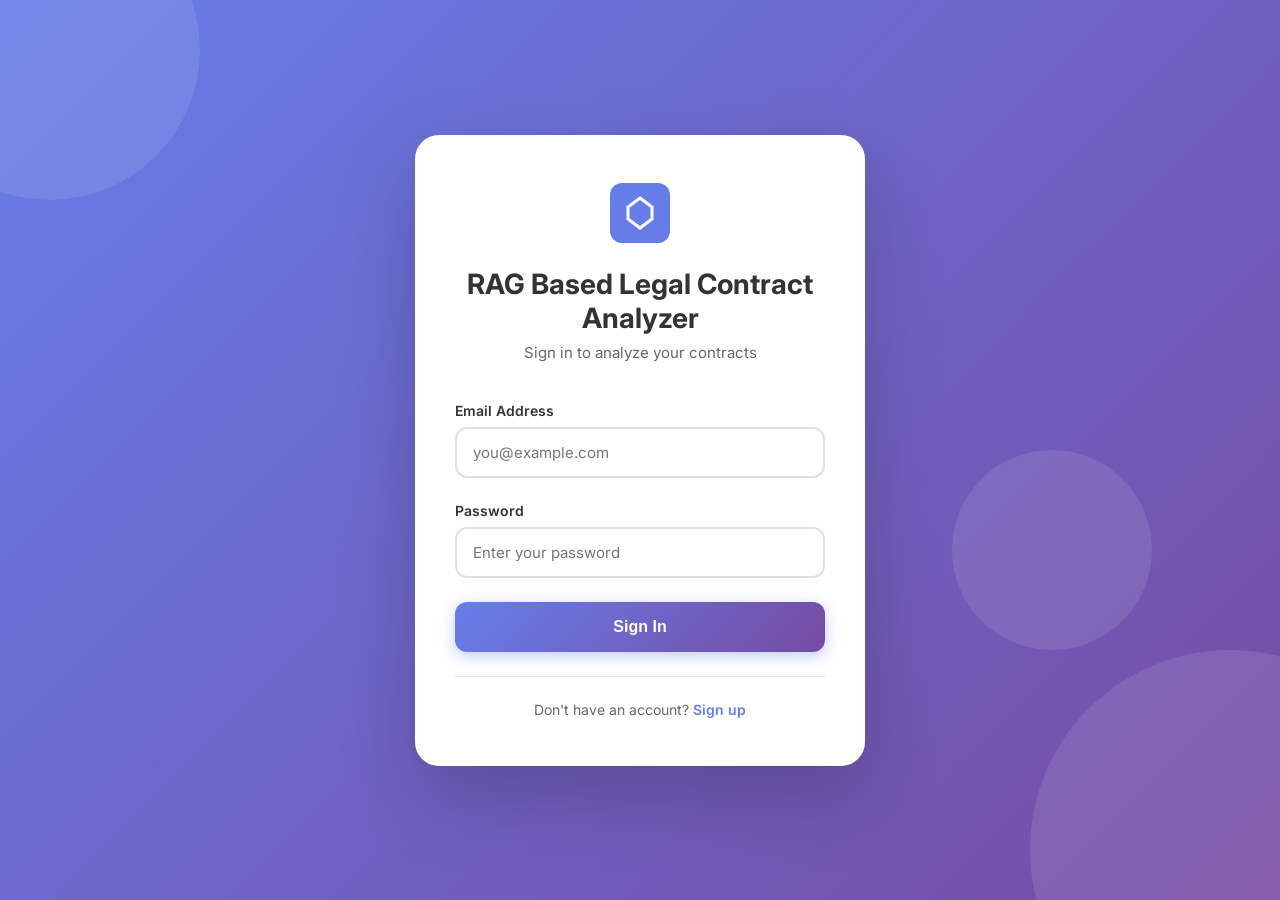
<file: templates/login.html>
<!DOCTYPE html>
<html lang="en">

<head>
    <meta charset="UTF-8">
    <meta name="viewport" content="width=device-width, initial-scale=1.0">
    <title>Login - RAG Based Legal Contract Analyzer</title>
    <link href="https://fonts.googleapis.com/css2?family=Inter:wght@300;400;500;600;700&display=swap" rel="stylesheet">
    <link rel="stylesheet" href="/static/auth.css">
</head>

<body>
    <div class="auth-container">
        <div class="auth-card">
            <div class="logo-section">
                <svg width="60" height="60" viewBox="0 0 40 40" fill="none">
                    <rect width="40" height="40" rx="8" fill="url(#gradient)" />
                    <path d="M20 10L28 16V24L20 30L12 24V16L20 10Z" stroke="white" stroke-width="2" fill="none" />
                    <defs>
                        <linearGradient id="gradient" x1="0" y1="0" x2="40" y2="40">
                            <stop offset="0%" stop-color="#667eea" />
                            <stop offset="100%" stop-color="#764ba2" />
                        </linearGradient>
                    </defs>
                </svg>
                <h1>RAG Based Legal Contract Analyzer</h1>
                <p>Sign in to analyze your contracts</p>
            </div>

            <form id="loginForm" class="auth-form">
                <div class="form-group">
                    <label for="email">Email Address</label>
                    <input type="email" id="email" name="email" required placeholder="you@example.com">
                </div>

                <div class="form-group">
                    <label for="password">Password</label>
                    <input type="password" id="password" name="password" required placeholder="Enter your password">
                </div>

                <div id="errorMessage" class="error-message" style="display: none;"></div>

                <button type="submit" class="auth-btn" id="loginBtn">
                    <span>Sign In</span>
                    <div class="spinner" style="display: none;"></div>
                </button>
            </form>

            <div class="auth-footer">
                <p>Don't have an account? <a href="/signup">Sign up</a></p>
            </div>
        </div>

        <div class="background-shapes">
            <div class="shape shape-1"></div>
            <div class="shape shape-2"></div>
            <div class="shape shape-3"></div>
        </div>
    </div>

    <script>
        const loginForm = document.getElementById('loginForm');
        const loginBtn = document.getElementById('loginBtn');
        const errorMessage = document.getElementById('errorMessage');
        const spinner = loginBtn.querySelector('.spinner');
        const btnText = loginBtn.querySelector('span');

        loginForm.addEventListener('submit', async (e) => {
            e.preventDefault();

            const email = document.getElementById('email').value;
            const password = document.getElementById('password').value;

            errorMessage.style.display = 'none';
            loginBtn.disabled = true;
            spinner.style.display = 'inline-block';
            btnText.textContent = 'Signing in...';

            try {
                const response = await fetch('/api/login', {
                    method: 'POST',
                    headers: {
                        'Content-Type': 'application/json'
                    },
                    body: JSON.stringify({ email, password })
                });

                const data = await response.json();

                if (response.ok) {
                    window.location.href = '/home';
                } else {
                    errorMessage.textContent = data.error || 'Login failed';
                    errorMessage.style.display = 'block';
                }
            } catch (error) {
                errorMessage.textContent = 'An error occurred. Please try again.';
                errorMessage.style.display = 'block';
            } finally {
                loginBtn.disabled = false;
                spinner.style.display = 'none';
                btnText.textContent = 'Sign In';
            }
        });
    </script>
</body>

</html>
</file>
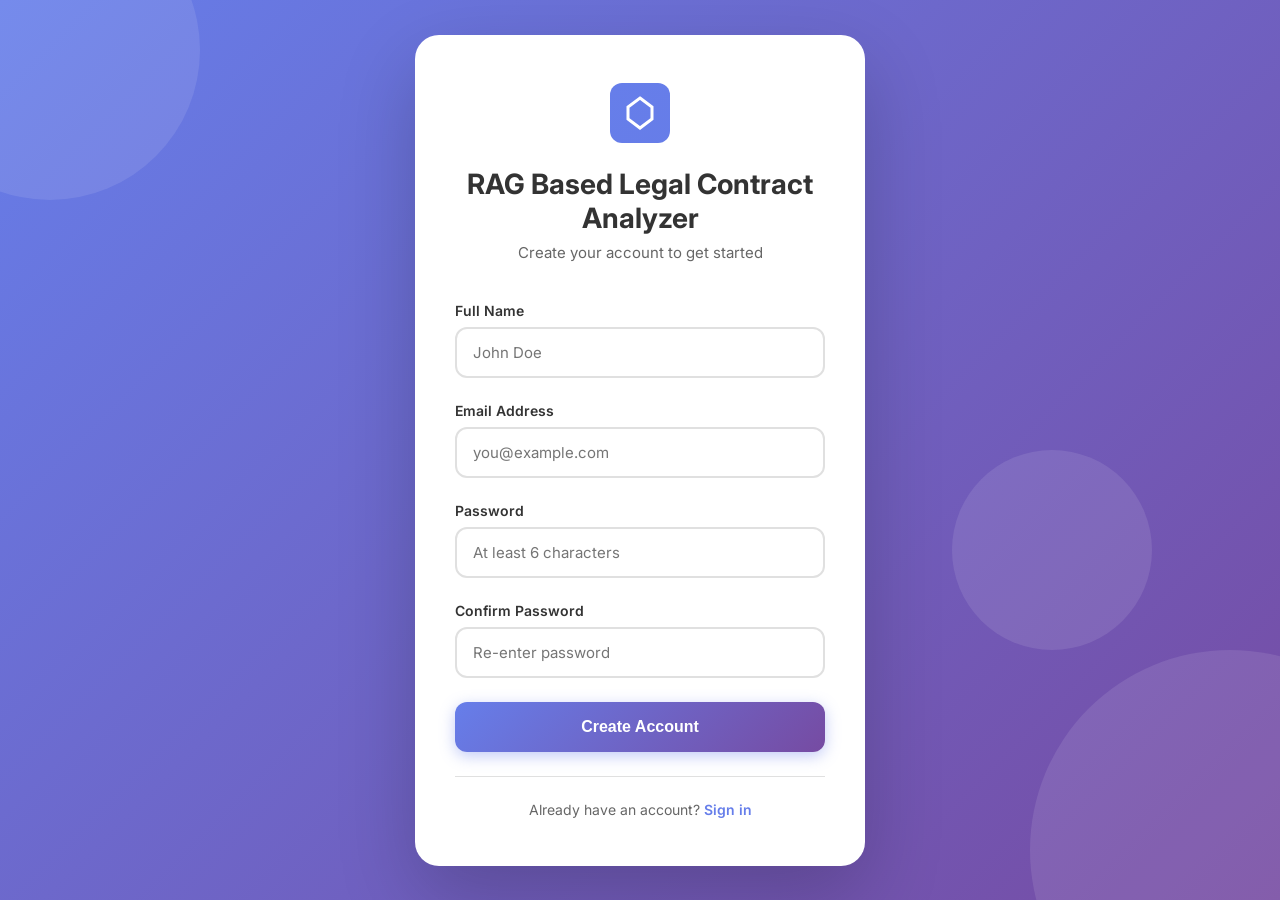
<file: templates/signup.html>
<!DOCTYPE html>
<html lang="en">

<head>
    <meta charset="UTF-8">
    <meta name="viewport" content="width=device-width, initial-scale=1.0">
    <title>Sign Up - RAG Based Legal Contract Analyzer</title>
    <link href="https://fonts.googleapis.com/css2?family=Inter:wght@300;400;500;600;700&display=swap" rel="stylesheet">
    <link rel="stylesheet" href="/static/auth.css">
</head>

<body>
    <div class="auth-container">
        <div class="auth-card">
            <div class="logo-section">
                <svg width="60" height="60" viewBox="0 0 40 40" fill="none">
                    <rect width="40" height="40" rx="8" fill="url(#gradient)" />
                    <path d="M20 10L28 16V24L20 30L12 24V16L20 10Z" stroke="white" stroke-width="2" fill="none" />
                    <defs>
                        <linearGradient id="gradient" x1="0" y1="0" x2="40" y2="40">
                            <stop offset="0%" stop-color="#667eea" />
                            <stop offset="100%" stop-color="#764ba2" />
                        </linearGradient>
                    </defs>
                </svg>
                <h1>RAG Based Legal Contract Analyzer</h1>
                <p>Create your account to get started</p>
            </div>

            <form id="signupForm" class="auth-form">
                <div class="form-group">
                    <label for="name">Full Name</label>
                    <input type="text" id="name" name="name" required placeholder="John Doe">
                </div>

                <div class="form-group">
                    <label for="email">Email Address</label>
                    <input type="email" id="email" name="email" required placeholder="you@example.com">
                </div>

                <div class="form-group">
                    <label for="password">Password</label>
                    <input type="password" id="password" name="password" required placeholder="At least 6 characters"
                        minlength="6">
                </div>

                <div class="form-group">
                    <label for="confirmPassword">Confirm Password</label>
                    <input type="password" id="confirmPassword" name="confirmPassword" required
                        placeholder="Re-enter password">
                </div>

                <div id="errorMessage" class="error-message" style="display: none;"></div>

                <button type="submit" class="auth-btn" id="signupBtn">
                    <span>Create Account</span>
                    <div class="spinner" style="display: none;"></div>
                </button>
            </form>

            <div class="auth-footer">
                <p>Already have an account? <a href="/login">Sign in</a></p>
            </div>
        </div>

        <div class="background-shapes">
            <div class="shape shape-1"></div>
            <div class="shape shape-2"></div>
            <div class="shape shape-3"></div>
        </div>
    </div>

    <script>
        const signupForm = document.getElementById('signupForm');
        const signupBtn = document.getElementById('signupBtn');
        const errorMessage = document.getElementById('errorMessage');
        const spinner = signupBtn.querySelector('.spinner');
        const btnText = signupBtn.querySelector('span');

        signupForm.addEventListener('submit', async (e) => {
            e.preventDefault();

            const name = document.getElementById('name').value;
            const email = document.getElementById('email').value;
            const password = document.getElementById('password').value;
            const confirmPassword = document.getElementById('confirmPassword').value;

            errorMessage.style.display = 'none';

            if (password !== confirmPassword) {
                errorMessage.textContent = 'Passwords do not match';
                errorMessage.style.display = 'block';
                return;
            }

            signupBtn.disabled = true;
            spinner.style.display = 'inline-block';
            btnText.textContent = 'Creating account...';

            try {
                const response = await fetch('/api/signup', {
                    method: 'POST',
                    headers: {
                        'Content-Type': 'application/json'
                    },
                    body: JSON.stringify({ name, email, password })
                });

                const data = await response.json();

                if (response.ok) {
                    window.location.href = '/home';
                } else {
                    errorMessage.textContent = data.error || 'Signup failed';
                    errorMessage.style.display = 'block';
                }
            } catch (error) {
                errorMessage.textContent = 'An error occurred. Please try again.';
                errorMessage.style.display = 'block';
            } finally {
                signupBtn.disabled = false;
                spinner.style.display = 'none';
                btnText.textContent = 'Create Account';
            }
        });
    </script>
</body>

</html>
</file>
<file: static/auth.css>
* {
    margin: 0;
    padding: 0;
    box-sizing: border-box;
}

body {
    font-family: 'Inter', -apple-system, BlinkMacSystemFont, 'Segoe UI', sans-serif;
    background: linear-gradient(135deg, #667eea 0%, #764ba2 100%);
    min-height: 100vh;
    display: flex;
    align-items: center;
    justify-content: center;
    padding: 20px;
    position: relative;
    overflow: hidden;
}

.auth-container {
    width: 100%;
    max-width: 450px;
    position: relative;
    z-index: 100;
}

.auth-card {
    background: white;
    border-radius: 24px;
    padding: 48px 40px;
    box-shadow: 0 30px 80px rgba(0, 0, 0, 0.2);
    animation: slideUp 0.6s ease;
}

@keyframes slideUp {
    from {
        opacity: 0;
        transform: translateY(30px);
    }
    to {
        opacity: 1;
        transform: translateY(0);
    }
}

.logo-section {
    text-align: center;
    margin-bottom: 40px;
}

.logo-section svg {
    margin-bottom: 20px;
}

.logo-section h1 {
    font-size: 28px;
    font-weight: 700;
    color: #333;
    margin-bottom: 8px;
}

.logo-section p {
    font-size: 15px;
    color: #666;
}

.auth-form {
    margin-bottom: 24px;
}

.form-group {
    margin-bottom: 24px;
}

.form-group label {
    display: block;
    font-size: 14px;
    font-weight: 600;
    color: #333;
    margin-bottom: 8px;
}

.form-group input {
    width: 100%;
    padding: 14px 16px;
    border: 2px solid #e0e0e0;
    border-radius: 12px;
    font-size: 15px;
    font-family: inherit;
    transition: all 0.3s ease;
}

.form-group input:focus {
    outline: none;
    border-color: #667eea;
    box-shadow: 0 0 0 4px rgba(102, 126, 234, 0.1);
}

.error-message {
    background: #fee;
    color: #c33;
    padding: 12px 16px;
    border-radius: 10px;
    font-size: 14px;
    margin-bottom: 20px;
    border-left: 4px solid #c33;
}

.auth-btn {
    width: 100%;
    background: linear-gradient(135deg, #667eea 0%, #764ba2 100%);
    color: white;
    border: none;
    padding: 16px;
    border-radius: 12px;
    font-size: 16px;
    font-weight: 600;
    cursor: pointer;
    transition: all 0.3s ease;
    display: flex;
    align-items: center;
    justify-content: center;
    gap: 10px;
    box-shadow: 0 4px 15px rgba(102, 126, 234, 0.4);
}

.auth-btn:hover:not(:disabled) {
    transform: translateY(-2px);
    box-shadow: 0 6px 20px rgba(102, 126, 234, 0.5);
}

.auth-btn:disabled {
    opacity: 0.7;
    cursor: not-allowed;
}

.spinner {
    width: 20px;
    height: 20px;
    border: 3px solid rgba(255, 255, 255, 0.3);
    border-top-color: white;
    border-radius: 50%;
    animation: spin 0.8s linear infinite;
}

@keyframes spin {
    to {
        transform: rotate(360deg);
    }
}

.auth-footer {
    text-align: center;
    padding-top: 24px;
    border-top: 1px solid #e0e0e0;
}

.auth-footer p {
    font-size: 14px;
    color: #666;
}

.auth-footer a {
    color: #667eea;
    text-decoration: none;
    font-weight: 600;
    transition: color 0.3s ease;
}

.auth-footer a:hover {
    color: #764ba2;
}

/* Background Shapes */
.background-shapes {
    position: fixed;
    top: 0;
    left: 0;
    width: 100%;
    height: 100%;
    z-index: 0;
    overflow: hidden;
    pointer-events: none;
}

.shape {
    position: absolute;
    border-radius: 50%;
    opacity: 0.1;
    animation: float 20s infinite ease-in-out;
}

.shape-1 {
    width: 300px;
    height: 300px;
    background: white;
    top: -100px;
    left: -100px;
    animation-delay: 0s;
}

.shape-2 {
    width: 400px;
    height: 400px;
    background: white;
    bottom: -150px;
    right: -150px;
    animation-delay: 5s;
}

.shape-3 {
    width: 200px;
    height: 200px;
    background: white;
    top: 50%;
    right: 10%;
    animation-delay: 10s;
}

@keyframes float {
    0%, 100% {
        transform: translateY(0) rotate(0deg);
    }
    50% {
        transform: translateY(-30px) rotate(180deg);
    }
}

/* Responsive */
@media (max-width: 480px) {
    .auth-card {
        padding: 32px 24px;
    }

    .logo-section h1 {
        font-size: 24px;
    }
}
</file>
